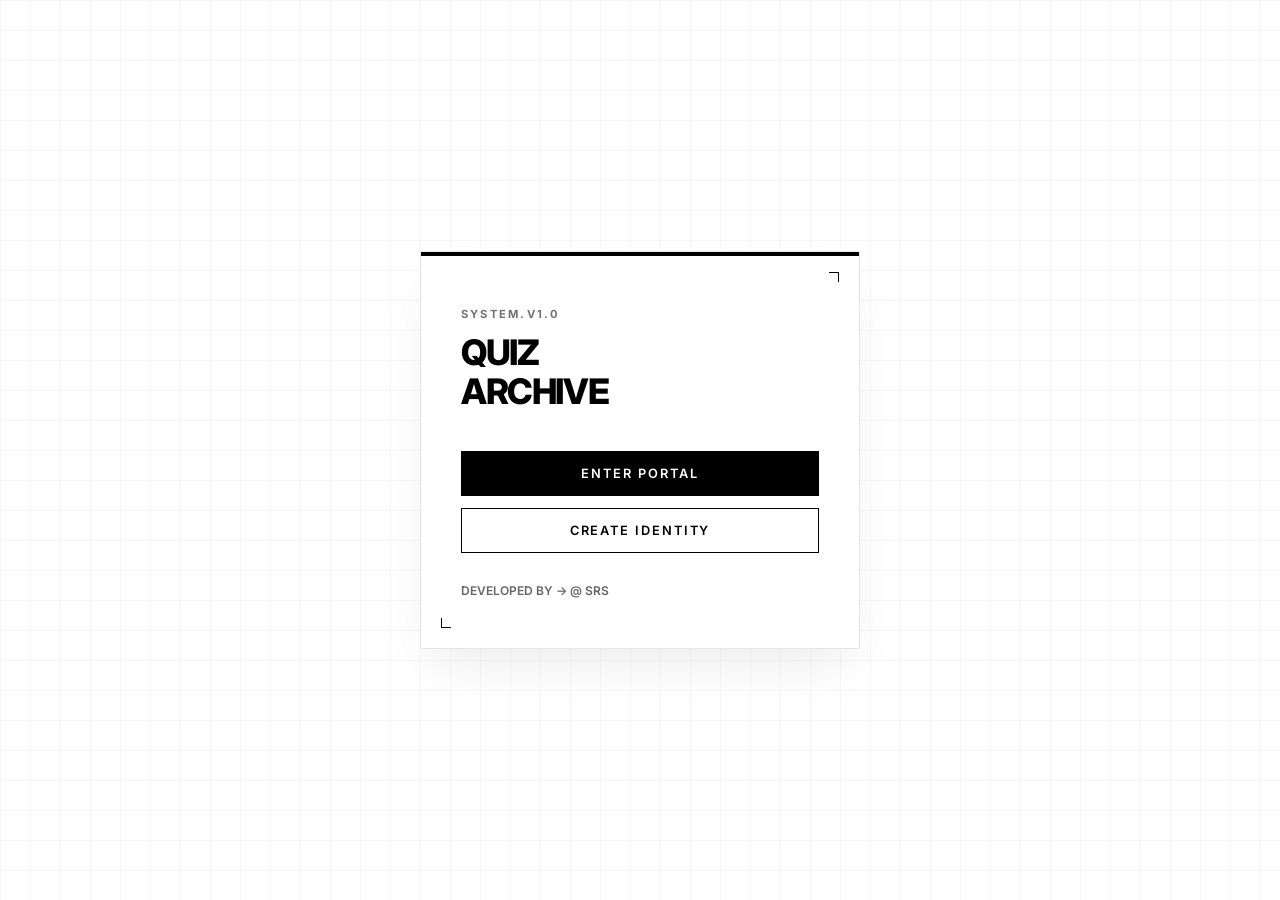
<file: index.html>
<!DOCTYPE html>
<html lang="en">
<head>
    <meta charset="UTF-8">
    <meta name="viewport" content="width=device-width, initial-scale=1.0">
    <title>Quiz App | Professional</title>
    <link href="https://fonts.googleapis.com/css2?family=Inter:wght@300;400;600;800&display=swap" rel="stylesheet">
    <style>
        :root {
            --color-black: #000000;
            --color-white: #ffffff;
            --color-gray: #71717a;
            --border-alpha: rgba(0, 0, 0, 0.1);
        }

        * {
            margin: 0;
            padding: 0;
            box-sizing: border-box;
            font-family: 'Inter', sans-serif;
        }

        body {
            height: 100vh;
            display: flex;
            align-items: center;
            justify-content: center;
            background-color: #ffffff;
            /* --- LOW OPACITY PATTERN --- */
            background-image: 
                linear-gradient(rgba(0,0,0,0.03) 1px, transparent 1px),
                linear-gradient(90deg, rgba(0,0,0,0.03) 1px, transparent 1px);
            background-size: 30px 30px;
            color: var(--color-black);
            overflow: hidden;
        }

        /* The glass container */
        .card {
            background: rgba(255, 255, 255, 0.8);
            backdrop-filter: blur(8px);
            -webkit-backdrop-filter: blur(8px);
            padding: 50px 40px;
            border: 1px solid var(--border-alpha);
            border-radius: 2px; /* Sharp corners for professional look */
            width: 100%;
            max-width: 440px;
            box-shadow: 0 25px 50px -12px rgba(0, 0, 0, 0.08);
            position: relative;
        }

        /* Decorative Accent Line */
        .card::before {
            content: "";
            position: absolute;
            top: 0;
            left: 0;
            width: 100%;
            height: 4px;
            background: var(--color-black);
        }

        .header {
            margin-bottom: 40px;
        }

        .label {
            display: inline-block;
            font-size: 0.7rem;
            font-weight: 700;
            text-transform: uppercase;
            letter-spacing: 0.2em;
            margin-bottom: 12px;
            color: var(--color-gray);
        }

        h1 {
            font-size: 2.2rem;
            font-weight: 800;
            letter-spacing: -0.04em;
            line-height: 1.1;
        }

        .btn-stack {
            display: flex;
            flex-direction: column;
            gap: 12px;
        }

        .btn {
            padding: 14px;
            font-size: 0.8rem;
            font-weight: 600;
            text-transform: uppercase;
            letter-spacing: 0.15em;
            cursor: pointer;
            transition: all 0.3s ease;
            text-decoration: none;
            text-align: center;
            border: 1px solid var(--color-black);
        }

        .btn-primary {
            background: var(--color-black);
            color: var(--color-white);
        }

        .btn-primary:hover {
            background: transparent;
            color: var(--color-black);
        }

        .btn-secondary {
            background: transparent;
            color: var(--color-black);
        }

        .btn-secondary:hover {
            background: #f4f4f5;
        }

        .leaderboard-link {
            display: block;
            margin-top: 30px;
            font-size: 0.75rem;
            font-weight: 600;
            text-transform: uppercase;
            color: var(--color-black);
            text-decoration: none;
            opacity: 0.6;
            transition: opacity 0.2s;
        }

        .leaderboard-link:hover {
            opacity: 1;
            text-decoration: underline;
        }

        /* Corner accents for the "Tech/Architect" feel */
        .corner {
            position: absolute;
            width: 10px;
            height: 10px;
            border: 1px solid black;
        }
        .top-right { top: 20px; right: 20px; border-bottom: none; border-left: none; }
        .bottom-left { bottom: 20px; left: 20px; border-top: none; border-right: none; }

    </style>
</head>
<body>

    <div class="card">
        <div class="corner top-right"></div>
        <div class="corner bottom-left"></div>

        <div class="header">
            <span class="label">System.v1.0</span>
            <h1>QUIZ <br> ARCHIVE</h1>
        </div>

        <div class="btn-stack">
            <button class="btn btn-primary" onclick="location.href='pages/login.html'">Enter Portal</button>
            <button class="btn btn-secondary" onclick="location.href='pages/register.html'">Create Identity</button>
        </div>

        <a class="leaderboard-link">Developed By → @ SRS </a>
    </div>

</body>
</html>
</file>
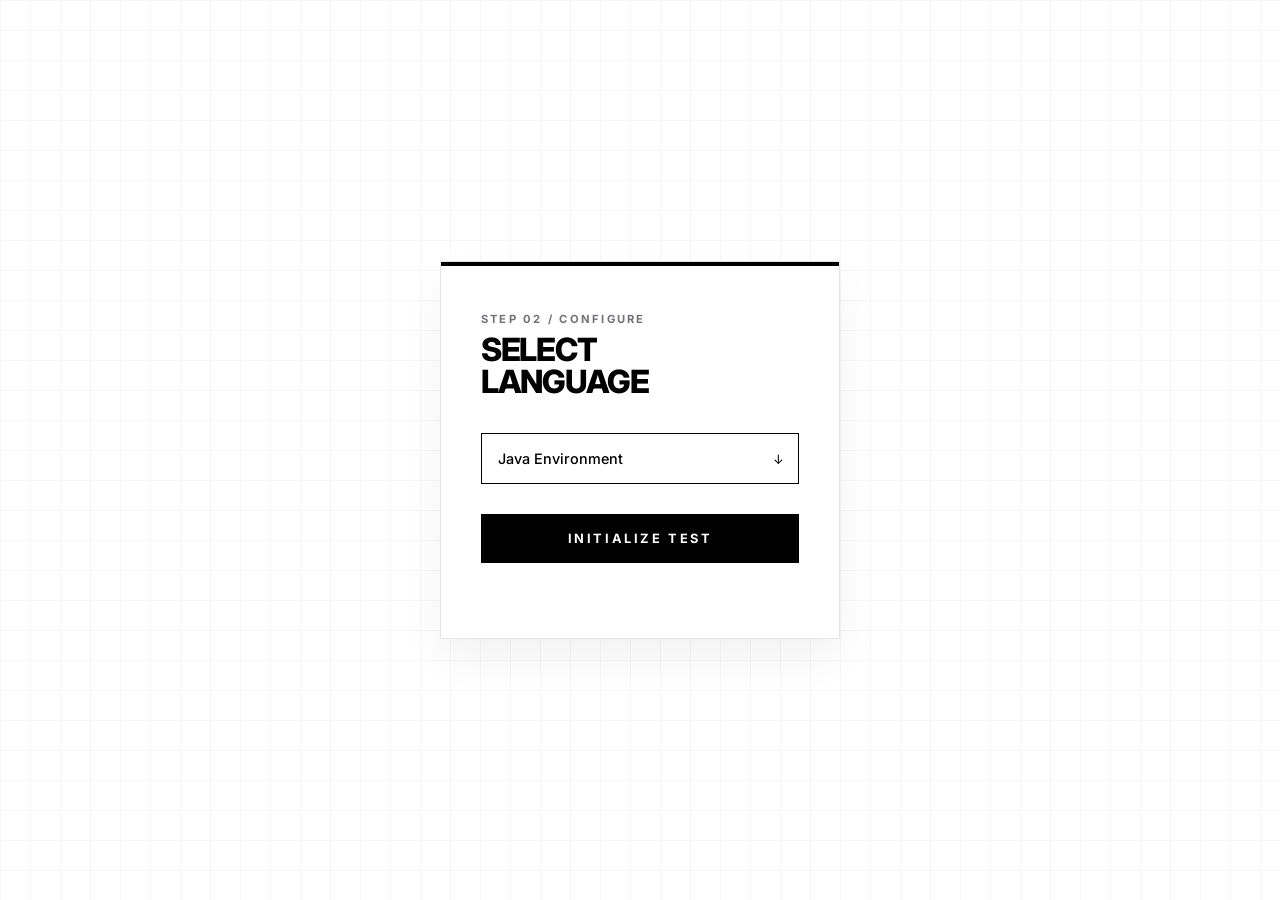
<file: pages/admin.html>
<!DOCTYPE html>
<html lang="en">
<head>
    <meta charset="UTF-8">
    <meta name="viewport" content="width=device-width, initial-scale=1.0">
    <title>Admin Portal | System Management</title>
    <link href="https://fonts.googleapis.com/css2?family=Inter:wght@300;400;600;800&display=swap" rel="stylesheet">
    <style>
        :root {
            --color-black: #000000;
            --color-white: #ffffff;
            --color-gray: #71717a;
            --color-light-gray: #f4f4f5;
            --border-alpha: rgba(0, 0, 0, 0.1);
        }

        * {
            margin: 0;
            padding: 0;
            box-sizing: border-box;
            font-family: 'Inter', sans-serif;
        }

        body {
            min-height: 100vh;
            background-color: #ffffff;
            background-image: 
                linear-gradient(rgba(0,0,0,0.03) 1px, transparent 1px),
                linear-gradient(90deg, rgba(0,0,0,0.03) 1px, transparent 1px);
            background-size: 30px 30px;
            color: var(--color-black);
            padding: 40px 20px;
            display: flex;
            justify-content: center;
        }

        .container {
            width: 100%;
            max-width: 800px;
            background: rgba(255, 255, 255, 0.95);
            backdrop-filter: blur(10px);
            border: 1px solid var(--border-alpha);
            padding: 40px;
            position: relative;
            box-shadow: 0 20px 40px rgba(0, 0, 0, 0.05);
        }

        .container::before {
            content: "";
            position: absolute;
            top: 0;
            left: 0;
            width: 100%;
            height: 4px;
            background: var(--color-black);
        }

        .admin-header {
            margin-bottom: 30px;
            border-bottom: 1px solid var(--color-black);
            padding-bottom: 20px;
        }

        .label {
            font-size: 0.7rem;
            font-weight: 700;
            text-transform: uppercase;
            letter-spacing: 0.2em;
            color: var(--color-gray);
            display: block;
            margin-bottom: 8px;
        }

        h2 {
            font-size: 2rem;
            font-weight: 800;
            letter-spacing: -0.04em;
            text-transform: uppercase;
        }

        /* Nav Buttons */
        .admin-nav {
            display: flex;
            gap: 10px;
            margin-bottom: 40px;
            flex-wrap: wrap;
        }

        .nav-btn {
            padding: 10px 20px;
            font-size: 0.75rem;
            font-weight: 700;
            text-transform: uppercase;
            letter-spacing: 0.1em;
            border: 1px solid var(--color-black);
            background: transparent;
            cursor: pointer;
            transition: all 0.2s ease;
        }

        .nav-btn:hover, .nav-btn.active {
            background: var(--color-black);
            color: var(--color-white);
        }

        /* Forms & Inputs */
        h3 {
            font-size: 1.2rem;
            font-weight: 800;
            text-transform: uppercase;
            margin-bottom: 20px;
            border-left: 4px solid var(--color-black);
            padding-left: 15px;
        }

        .form-grid {
            display: grid;
            grid-template-columns: 1fr 1fr;
            gap: 15px;
        }

        .full-width { grid-column: span 2; }

        input {
            width: 100%;
            padding: 12px 16px;
            border: 1px solid var(--color-black);
            border-radius: 0;
            font-size: 0.85rem;
            outline: none;
            transition: all 0.2s ease;
        }

        input:focus {
            box-shadow: 4px 4px 0px var(--color-black);
            transform: translate(-2px, -2px);
        }

        .action-btn {
            width: 100%;
            padding: 16px;
            margin-top: 20px;
            background: var(--color-black);
            color: var(--color-white);
            border: none;
            font-weight: 700;
            text-transform: uppercase;
            letter-spacing: 0.2em;
            cursor: pointer;
        }

        /* List Styling */
        .data-list-item {
            padding: 15px;
            border: 1px solid var(--border-alpha);
            margin-bottom: 10px;
            font-size: 0.9rem;
            background: var(--color-white);
        }

        .data-list-item:hover {
            border-color: var(--color-black);
        }

        @media (max-width: 600px) {
            .form-grid { grid-template-columns: 1fr; }
            .full-width { grid-column: span 1; }
        }
    </style>
</head>
<body>

<div class="container">
    <div class="admin-header">
        <span class="label">System Overlord</span>
        <h2>Admin Panel</h2>
    </div>

    <div class="admin-nav">
        <button class="nav-btn active" onclick="showSection('add')">Add Question</button>
        <button class="nav-btn" onclick="showSection('list')">View Questions</button>
        <button class="nav-btn" onclick="showSection('results')">View Results</button>
    </div>

    <div id="addSection">
        <h3>New Question Entry</h3>
        <div class="form-grid">
            <input id="question" placeholder="Question Description" class="full-width">
            <input id="opt1" placeholder="Option 01">
            <input id="opt2" placeholder="Option 02">
            <input id="opt3" placeholder="Option 03">
            <input id="opt4" placeholder="Option 04">
            <input id="correct" placeholder="Correct Index (0-3)">
            <input id="language" placeholder="Language (Java/C/Python)">
        </div>
        <button class="action-btn" onclick="addQuestion()">Commit to Database</button>
    </div>

    <div id="listSection" style="display:none;">
        <h3>Question Archive</h3>
        <div id="questionsList"></div>
    </div>

    <div id="resultsSection" style="display:none;">
        <h3>System Logs / Results</h3>
        <div id="resultsList"></div>
    </div>
</div>

<script src="../js/api.js"></script>
<script src="../js/protect.js"></script>
<script src="../js/admin.js"></script>
<script>
    checkAuth();
    checkAdmin();

    
    // Simple UI helper to toggle active button state
    function showSection(section) {
        // Your existing logic
        document.getElementById('addSection').style.display = 'none';
        document.getElementById('listSection').style.display = 'none';
        document.getElementById('resultsSection').style.display = 'none';
        document.getElementById(section + 'Section').style.display = 'block';

        // Update button visual state
        document.querySelectorAll('.nav-btn').forEach(btn => btn.classList.remove('active'));
        event.currentTarget.classList.add('active');
    }
</script>

</body>
</html>
</file>
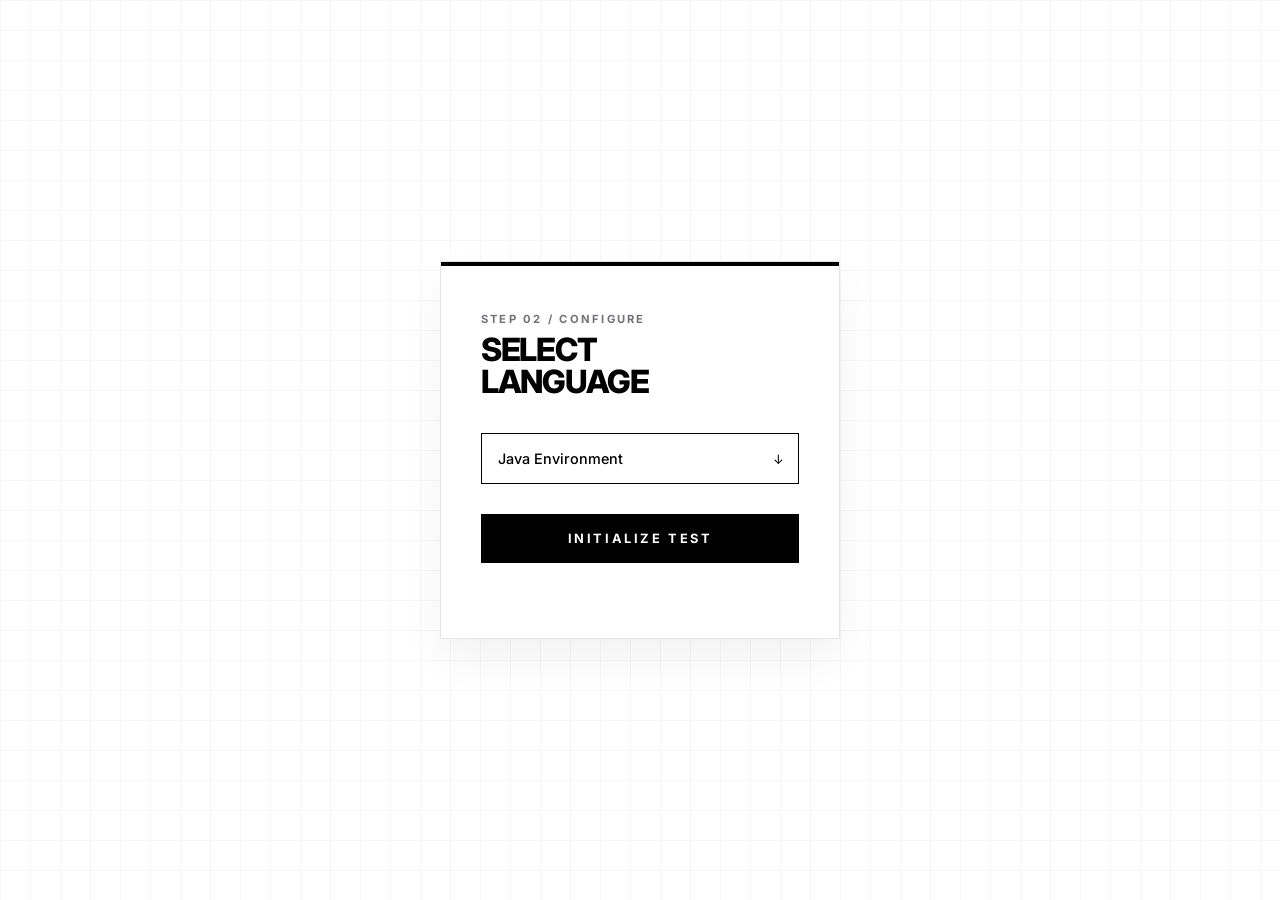
<file: pages/dashboard.html>
<!DOCTYPE html>
<html lang="en">
<head>
    <meta charset="UTF-8">
    <meta name="viewport" content="width=device-width, initial-scale=1.0">
    <title>Selection | System Environment</title>
    <link href="https://fonts.googleapis.com/css2?family=Inter:wght@300;400;600;800&display=swap" rel="stylesheet">
    <style>
        :root {
            --color-black: #000000;
            --color-white: #ffffff;
            --color-gray: #71717a;
            --border-alpha: rgba(0, 0, 0, 0.1);
        }

        * {
            margin: 0;
            padding: 0;
            box-sizing: border-box;
            font-family: 'Inter', sans-serif;
        }

        body {
            height: 100vh;
            display: flex;
            align-items: center;
            justify-content: center;
            background-color: #ffffff;
            /* MATCHING GRID PATTERN */
            background-image: 
                linear-gradient(rgba(0,0,0,0.03) 1px, transparent 1px),
                linear-gradient(90deg, rgba(0,0,0,0.03) 1px, transparent 1px);
            background-size: 30px 30px;
            color: var(--color-black);
        }

        .card {
            background: rgba(255, 255, 255, 0.9);
            backdrop-filter: blur(10px);
            -webkit-backdrop-filter: blur(10px);
            padding: 50px 40px;
            border: 1px solid var(--border-alpha);
            border-radius: 2px;
            width: 100%;
            max-width: 400px;
            box-shadow: 0 20px 40px rgba(0, 0, 0, 0.05);
            position: relative;
        }

        /* Black Accent Line */
        .card::before {
            content: "";
            position: absolute;
            top: 0;
            left: 0;
            width: 100%;
            height: 4px;
            background: var(--color-black);
        }

        .header {
            margin-bottom: 35px;
        }

        .label {
            font-size: 0.7rem;
            font-weight: 700;
            text-transform: uppercase;
            letter-spacing: 0.2em;
            color: var(--color-gray);
            display: block;
            margin-bottom: 8px;
        }

        h2 {
            font-size: 2rem;
            font-weight: 800;
            letter-spacing: -0.04em;
            text-transform: uppercase;
            line-height: 1;
        }

        /* Modern Select Styling */
        .select-wrapper {
            position: relative;
            margin-bottom: 30px;
        }

        select {
            width: 100%;
            padding: 16px;
            border: 1px solid var(--color-black);
            border-radius: 0;
            font-size: 0.9rem;
            font-weight: 500;
            background: var(--color-white);
            appearance: none; /* Removes default browser arrow */
            cursor: pointer;
            transition: all 0.2s ease;
            outline: none;
        }

        /* Custom Arrow for the Select */
        .select-wrapper::after {
            content: '↓';
            position: absolute;
            right: 15px;
            top: 50%;
            transform: translateY(-50%);
            font-size: 0.8rem;
            pointer-events: none;
        }

        select:focus {
            background-color: #fcfcfc;
            box-shadow: 4px 4px 0px var(--color-black);
            transform: translate(-2px, -2px);
        }

        button {
            width: 100%;
            padding: 16px;
            background: var(--color-black);
            color: var(--color-white);
            border: 1px solid var(--color-black);
            font-size: 0.8rem;
            font-weight: 700;
            text-transform: uppercase;
            letter-spacing: 0.2em;
            cursor: pointer;
            transition: all 0.3s ease;
        }

        button:hover {
            background: transparent;
            color: var(--color-black);
        }

        button:active {
            transform: scale(0.98);
        }

        .footer-note {
            margin-top: 25px;
            font-size: 0.65rem;
            text-align: center;
            color: var(--color-gray);
            text-transform: uppercase;
            letter-spacing: 0.1em;
        }
    </style>
</head>
<body>

    <div class="card">
        <div class="header">
            <span class="label">Step 02 / Configure</span>
            <h2>Select <br> Language</h2>
        </div>

        <div class="select-wrapper">
            <select id="language">
                <option value="Java">Java Environment</option>
                <option value="C">C Programming</option>
                <option value="Python">Python Scripting</option>
            </select>
        </div>

        <button onclick="startQuiz()">Initialize Test</button>

        <div class="footer-note">
            
        </div>
    </div>

    <script>
        function startQuiz() {
            const lang = document.getElementById("language").value;
            localStorage.setItem("language", lang);
            window.location.href = "quiz.html";
        }

        // Auth check logic remains same
        if (typeof checkAuth === "function") {
            checkAuth();
        }
    </script>
    <script src="../js/protect.js"></script>
</body>
</html>
</file>
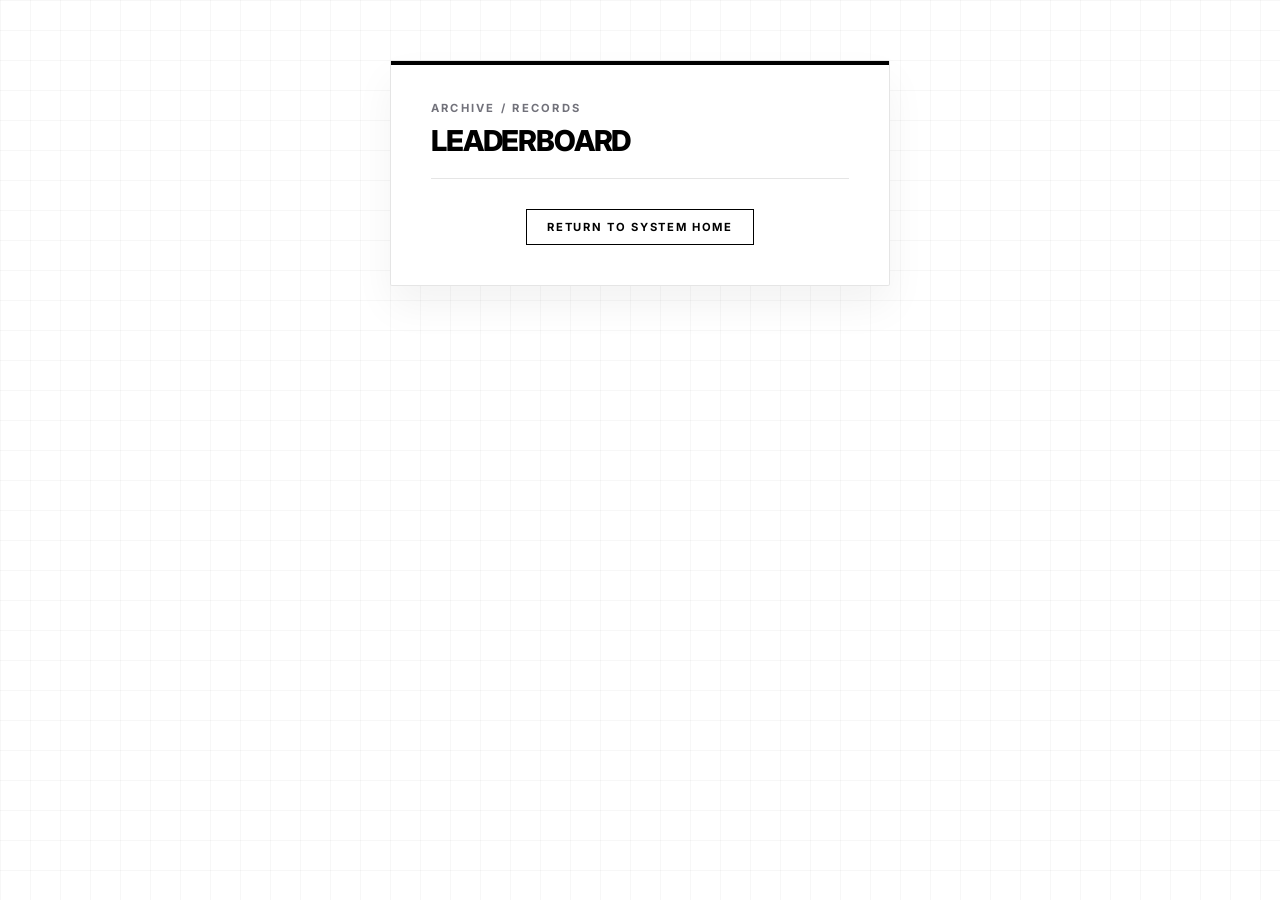
<file: pages/leaderboard.html>
<!DOCTYPE html>
<html lang="en">
<head>
    <meta charset="UTF-8">
    <meta name="viewport" content="width=device-width, initial-scale=1.0">
    <title>Leaderboard | System Rankings</title>
    <link href="https://fonts.googleapis.com/css2?family=Inter:wght@300;400;600;800&display=swap" rel="stylesheet">
    <style>
        :root {
            --color-black: #000000;
            --color-white: #ffffff;
            --color-gray: #71717a;
            --color-light-gray: #f4f4f5;
            --border-alpha: rgba(0, 0, 0, 0.1);
        }

        * {
            margin: 0;
            padding: 0;
            box-sizing: border-box;
            font-family: 'Inter', sans-serif;
        }

        body {
            min-height: 100vh;
            display: flex;
            justify-content: center;
            align-items: flex-start;
            background-color: #ffffff;
            /* MATCHING GRID PATTERN */
            background-image: 
                linear-gradient(rgba(0,0,0,0.03) 1px, transparent 1px),
                linear-gradient(90deg, rgba(0,0,0,0.03) 1px, transparent 1px);
            background-size: 30px 30px;
            color: var(--color-black);
            padding: 60px 20px;
        }

        .card {
            background: rgba(255, 255, 255, 0.95);
            backdrop-filter: blur(10px);
            -webkit-backdrop-filter: blur(10px);
            padding: 40px;
            border: 1px solid var(--border-alpha);
            border-radius: 2px;
            width: 100%;
            max-width: 500px;
            box-shadow: 0 20px 40px rgba(0, 0, 0, 0.05);
            position: relative;
        }

        /* Black Accent Line */
        .card::before {
            content: "";
            position: absolute;
            top: 0;
            left: 0;
            width: 100%;
            height: 4px;
            background: var(--color-black);
        }

        .header {
            margin-bottom: 30px;
            border-bottom: 1px solid var(--border-alpha);
            padding-bottom: 20px;
        }

        .label {
            font-size: 0.7rem;
            font-weight: 700;
            text-transform: uppercase;
            letter-spacing: 0.2em;
            color: var(--color-gray);
            display: block;
            margin-bottom: 8px;
        }

        h2 {
            font-size: 1.8rem;
            font-weight: 800;
            letter-spacing: -0.04em;
            text-transform: uppercase;
        }

        /* Leaderboard Items Styling */
        #list {
            margin-top: 10px;
        }

        .leaderboard-item {
            display: flex;
            align-items: center;
            padding: 16px;
            border-bottom: 1px solid var(--color-light-gray);
            transition: all 0.2s ease;
        }

        .leaderboard-item:hover {
            background: var(--color-light-gray);
            transform: scale(1.02);
        }

        .rank {
            font-weight: 800;
            font-size: 0.8rem;
            width: 35px;
            height: 35px;
            background: var(--color-black);
            color: var(--color-white);
            display: flex;
            align-items: center;
            justify-content: center;
            margin-right: 20px;
            flex-shrink: 0;
        }

        .name {
            flex-grow: 1;
            font-weight: 600;
            font-size: 0.9rem;
            text-transform: uppercase;
            letter-spacing: 0.05em;
        }

        .score {
            font-weight: 800;
            font-size: 0.9rem;
            padding: 4px 12px;
            border: 1px solid var(--color-black);
        }

        /* Specialized Styling for Rank 1 */
        .leaderboard-item:first-child .rank {
            background: var(--color-black);
            outline: 3px solid var(--color-black);
            outline-offset: 2px;
        }

        .footer {
            margin-top: 30px;
            text-align: center;
        }

        .btn-home {
            display: inline-block;
            font-size: 0.7rem;
            font-weight: 700;
            text-transform: uppercase;
            letter-spacing: 0.15em;
            color: var(--color-black);
            text-decoration: none;
            padding: 10px 20px;
            border: 1px solid var(--color-black);
            transition: all 0.3s ease;
        }

        .btn-home:hover {
            background: var(--color-black);
            color: var(--color-white);
        }
    </style>
</head>
<body>

    <div class="card">
        <div class="header">
            <span class="label">Archive / Records</span>
            <h2>Leaderboard</h2>
        </div>

        <div id="list">
            </div>

        <div class="footer">
            <a href="../index.html" class="btn-home">Return to System Home</a>
        </div>
    </div>

    <script src="../js/api.js"></script>
    <script src="../js/leaderboard.js"></script>
</body>
</html>
</file>
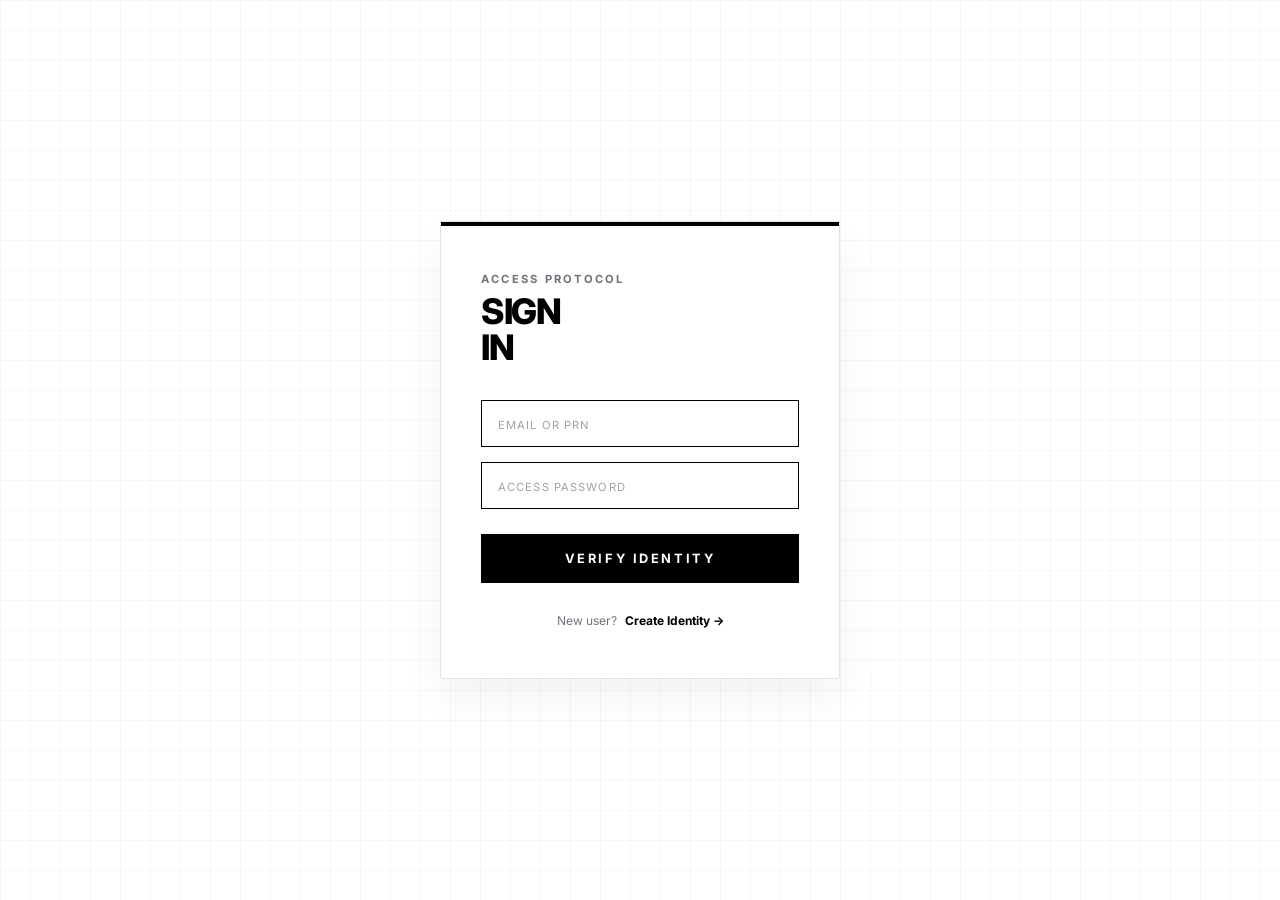
<file: pages/login.html>
<!DOCTYPE html>
<html lang="en">
<head>
    <meta charset="UTF-8">
    <meta name="viewport" content="width=device-width, initial-scale=1.0">
    <title>Login | System Access</title>
    <link href="https://fonts.googleapis.com/css2?family=Inter:wght@300;400;600;800&display=swap" rel="stylesheet">
    <style>
        :root {
            --color-black: #000000;
            --color-white: #ffffff;
            --color-gray: #71717a;
            --border-alpha: rgba(0, 0, 0, 0.1);
            --input-bg: #ffffff;
        }

        * {
            margin: 0;
            padding: 0;
            box-sizing: border-box;
            font-family: 'Inter', sans-serif;
        }

        body {
            height: 100vh;
            display: flex;
            align-items: center;
            justify-content: center;
            background-color: #ffffff;
            /* MATCHING GRID PATTERN */
            background-image: 
                linear-gradient(rgba(0,0,0,0.03) 1px, transparent 1px),
                linear-gradient(90deg, rgba(0,0,0,0.03) 1px, transparent 1px);
            background-size: 30px 30px;
            color: var(--color-black);
        }

        .card {
            background: rgba(255, 255, 255, 0.9);
            backdrop-filter: blur(10px);
            -webkit-backdrop-filter: blur(10px);
            padding: 50px 40px;
            border: 1px solid var(--border-alpha);
            border-radius: 2px;
            width: 100%;
            max-width: 400px;
            box-shadow: 0 20px 40px rgba(0, 0, 0, 0.05);
            position: relative;
        }

        /* Black Accent Line */
        .card::before {
            content: "";
            position: absolute;
            top: 0;
            left: 0;
            width: 100%;
            height: 4px;
            background: var(--color-black);
        }

        .header {
            margin-bottom: 35px;
        }

        .label {
            font-size: 0.7rem;
            font-weight: 700;
            text-transform: uppercase;
            letter-spacing: 0.2em;
            color: var(--color-gray);
            display: block;
            margin-bottom: 8px;
        }

        h2 {
            font-size: 2.2rem;
            font-weight: 800;
            letter-spacing: -0.04em;
            text-transform: uppercase;
            line-height: 1;
        }

        .input-stack {
            display: flex;
            flex-direction: column;
            gap: 15px;
            margin-bottom: 25px;
        }

        input {
            width: 100%;
            padding: 14px 16px;
            border: 1px solid var(--color-black);
            border-radius: 0;
            font-size: 0.9rem;
            background: var(--input-bg);
            transition: all 0.2s ease;
            outline: none;
        }

        input:focus {
            background-color: #fcfcfc;
            box-shadow: 4px 4px 0px var(--color-black);
            transform: translate(-2px, -2px);
        }

        ::placeholder {
            color: #a1a1aa;
            text-transform: uppercase;
            font-size: 0.7rem;
            letter-spacing: 0.1em;
        }

        button {
            width: 100%;
            padding: 16px;
            background: var(--color-black);
            color: var(--color-white);
            border: 1px solid var(--color-black);
            font-size: 0.8rem;
            font-weight: 700;
            text-transform: uppercase;
            letter-spacing: 0.2em;
            cursor: pointer;
            transition: all 0.3s ease;
        }

        button:hover {
            background: transparent;
            color: var(--color-black);
        }

        .footer-links {
            margin-top: 30px;
            text-align: center;
            font-size: 0.75rem;
            color: var(--color-gray);
        }

        .footer-links a {
            color: var(--color-black);
            font-weight: 700;
            text-decoration: none;
            margin-left: 5px;
            transition: opacity 0.2s;
        }

        .footer-links a:hover {
            opacity: 0.7;
        }

    </style>
</head>
<body>

    <div class="card">
        <div class="header">
            <span class="label">Access Protocol</span>
            <h2>Sign <br> In</h2>
        </div>

        <div class="input-stack">
            <input id="email" type="text" placeholder="Email or PRN">
            <input id="password" type="password" placeholder="Access Password">
        </div>

        <button onclick="login()">Verify Identity</button>

        <div class="footer-links">
            New user? <a href="register.html">Create Identity →</a>
        </div>
    </div>

    <script src="../js/api.js"></script>
    <script src="../js/auth.js"></script>
</body>
</html>
</file>
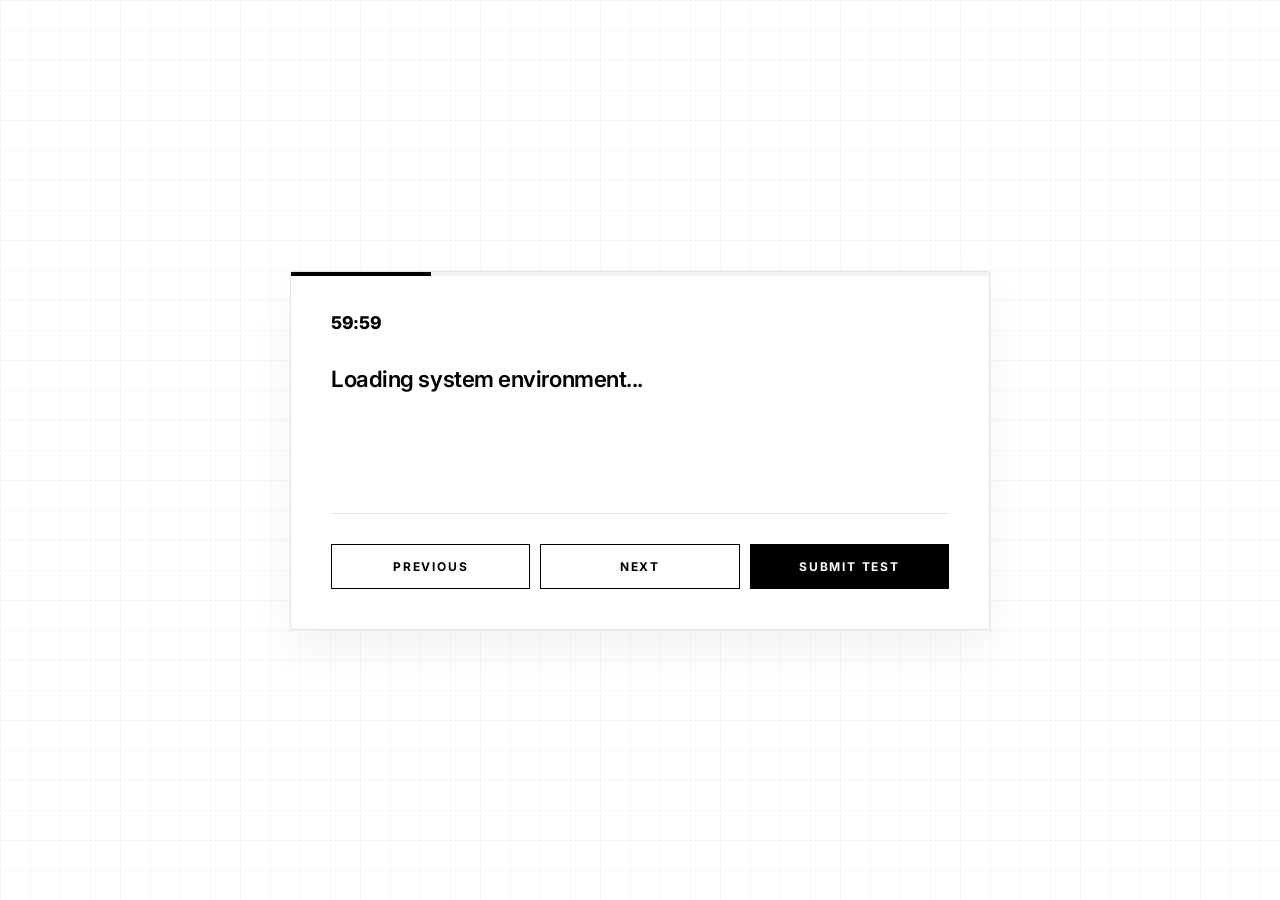
<file: pages/quiz.html>
<!DOCTYPE html>
<html lang="en">
<head>
    <meta charset="UTF-8">
    <meta name="viewport" content="width=device-width, initial-scale=1.0">
    <title>Examination | Active Session</title>
    <link href="https://fonts.googleapis.com/css2?family=Inter:wght@300;400;600;800&display=swap" rel="stylesheet">
    <style>
        :root {
            --color-black: #000000;
            --color-white: #ffffff;
            --color-gray: #71717a;
            --color-light-gray: #f4f4f5;
            --border-alpha: rgba(0, 0, 0, 0.1);
        }

        * {
            margin: 0;
            padding: 0;
            box-sizing: border-box;
            font-family: 'Inter', sans-serif;
        }

        body {
            min-height: 100vh;
            display: flex;
            align-items: center;
            justify-content: center;
            background-color: #ffffff;
            background-image: 
                linear-gradient(rgba(0,0,0,0.03) 1px, transparent 1px),
                linear-gradient(90deg, rgba(0,0,0,0.03) 1px, transparent 1px);
            background-size: 30px 30px;
            color: var(--color-black);
            padding: 20px;
        }

        .card {
            background: rgba(255, 255, 255, 0.95);
            backdrop-filter: blur(10px);
            -webkit-backdrop-filter: blur(10px);
            padding: 40px;
            border: 1px solid var(--border-alpha);
            border-radius: 2px;
            width: 100%;
            max-width: 700px; /* Wider for 50 questions */
            box-shadow: 0 20px 40px rgba(0, 0, 0, 0.05);
            position: relative;
        }

        /* Top Progress Indicator */
        .progress-container {
            position: absolute;
            top: 0;
            left: 0;
            width: 100%;
            height: 4px;
            background: var(--color-light-gray);
        }
        #progress-bar {
            height: 100%;
            width: 20%; /* Managed by JS */
            background: var(--color-black);
            transition: width 0.4s cubic-bezier(0.4, 0, 0.2, 1);
        }

        .meta-info {
            display: flex;
            justify-content: space-between;
            align-items: center;
            margin-bottom: 30px;
        }

        .label {
            font-size: 0.7rem;
            font-weight: 700;
            text-transform: uppercase;
            letter-spacing: 0.2em;
            color: var(--color-gray);
        }

        #timer {
            font-weight: 800;
            font-size: 1.1rem;
            letter-spacing: -0.02em;
        }

        #question {
            font-size: 1.4rem;
            font-weight: 600;
            letter-spacing: -0.02em;
            line-height: 1.4;
            margin-bottom: 30px;
            min-height: 80px;
        }

        /* Options Grid */
        #options {
            display: grid;
            grid-template-columns: 1fr;
            gap: 12px;
            margin-bottom: 40px;
        }

        /* Style for the radio inputs & labels from your quiz.js */
        #options label {
            display: flex;
            align-items: center;
            padding: 16px 20px;
            border: 1px solid var(--color-black);
            cursor: pointer;
            font-size: 0.95rem;
            transition: all 0.2s ease;
            font-weight: 500;
        }

        #options label:hover {
            background: var(--color-light-gray);
        }

        /* When an option is selected (you can toggle this class in quiz.js) */
        #options label.selected {
            background: var(--color-black);
            color: var(--color-white);
        }

        /* Hide actual radio buttons but keep them functional */
        #options input[type="radio"] {
            margin-right: 15px;
            accent-color: black;
        }

        .btn-group {
            display: flex;
            gap: 10px;
            border-top: 1px solid var(--border-alpha);
            padding-top: 30px;
        }

        button {
            flex: 1;
            padding: 14px;
            font-size: 0.75rem;
            font-weight: 700;
            text-transform: uppercase;
            letter-spacing: 0.15em;
            cursor: pointer;
            transition: all 0.2s ease;
            border: 1px solid var(--color-black);
            background: transparent;
        }

        .btn-nav {
            background: var(--color-white);
            color: var(--color-black);
        }

        .btn-nav:hover {
            background: var(--color-light-gray);
        }

        .btn-submit {
            background: var(--color-black);
            color: var(--color-white);
        }

        .btn-submit:hover {
            opacity: 0.8;
        }

        button:disabled {
            opacity: 0.3;
            cursor: not-allowed;
        }

        @media (max-width: 600px) {
            .card { padding: 30px 20px; }
            #question { font-size: 1.1rem; }
        }
    </style>
</head>
<body>

    <div class="card">
        <div class="progress-container">
            <div id="progress-bar"></div>
        </div>

        <div class="meta-info">
            <span id="timer">60:00</span>
        </div>

        <h2 id="question">Loading system environment...</h2>

        <div id="options">
            </div>

        <div class="btn-group">
            <button class="btn-nav" onclick="prev()">Previous</button>
            <button class="btn-nav" onclick="next()">Next</button>
            <button class="btn-submit" onclick="submitQuiz()">Submit Test</button>
        </div>
    </div>

    <script>
        // Disable Refresh
        document.addEventListener("keydown", function(e) {
            if (e.key === "F5" || (e.ctrlKey && e.key === "r")) {
                e.preventDefault();
            }
        });

        // Prevent Back Button
        history.pushState(null, null, location.href);
        window.onpopstate = function () { history.go(1); };
    </script>
    <script src="../js/protect.js"></script>
    <script src="../js/api.js"></script>
    <script src="../js/quiz.js"></script>
</body>
</html>
</file>
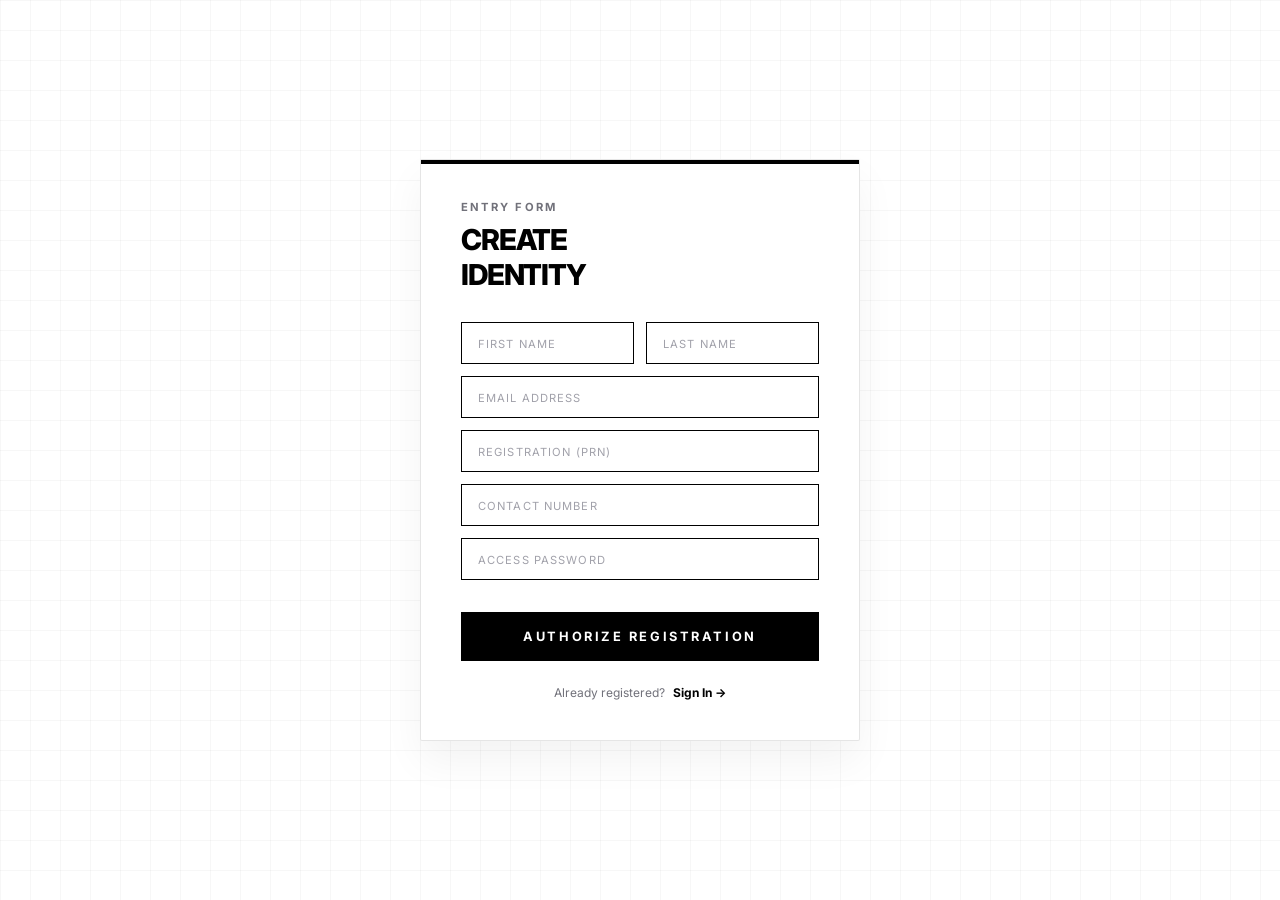
<file: pages/register.html>
<!DOCTYPE html>
<html lang="en">
<head>
    <meta charset="UTF-8">
    <meta name="viewport" content="width=device-width, initial-scale=1.0">
    <title>Registration | System Access</title>
    <link href="https://fonts.googleapis.com/css2?family=Inter:wght@300;400;600;800&display=swap" rel="stylesheet">
    <style>
        :root {
            --color-black: #000000;
            --color-white: #ffffff;
            --color-gray: #71717a;
            --input-bg: #ffffff;
            --border-alpha: rgba(0, 0, 0, 0.1);
        }

        * {
            margin: 0;
            padding: 0;
            box-sizing: border-box;
            font-family: 'Inter', sans-serif;
        }

        body {
            height: 100vh;
            display: flex;
            align-items: center;
            justify-content: center;
            background-color: #ffffff;
            /* MATCHING GRID PATTERN */
            background-image: 
                linear-gradient(rgba(0,0,0,0.03) 1px, transparent 1px),
                linear-gradient(90deg, rgba(0,0,0,0.03) 1px, transparent 1px);
            background-size: 30px 30px;
            color: var(--color-black);
            padding: 20px;
        }

        .card {
            background: rgba(255, 255, 255, 0.9);
            backdrop-filter: blur(10px);
            -webkit-backdrop-filter: blur(10px);
            padding: 40px;
            border: 1px solid var(--border-alpha);
            border-radius: 2px; /* Professional sharp corners */
            width: 100%;
            max-width: 440px;
            box-shadow: 0 20px 40px rgba(0, 0, 0, 0.05);
            position: relative;
        }

        /* Black Accent Line */
        .card::before {
            content: "";
            position: absolute;
            top: 0;
            left: 0;
            width: 100%;
            height: 4px;
            background: var(--color-black);
        }

        .header {
            margin-bottom: 30px;
            text-align: left;
        }

        .label {
            font-size: 0.7rem;
            font-weight: 700;
            text-transform: uppercase;
            letter-spacing: 0.2em;
            color: var(--color-gray);
            display: block;
            margin-bottom: 8px;
        }

        h2 {
            font-size: 1.8rem;
            font-weight: 800;
            letter-spacing: -0.04em;
            text-transform: uppercase;
        }

        /* Form Styling */
        .form-group {
            display: grid;
            grid-template-columns: 1fr 1fr; /* Two columns for name/surname */
            gap: 12px;
            margin-bottom: 12px;
        }

        .full-width {
            grid-column: span 2;
        }

        input {
            width: 100%;
            padding: 12px 16px;
            border: 1px solid var(--color-black);
            border-radius: 0; /* Sharp edges */
            font-size: 0.85rem;
            background: var(--input-bg);
            transition: all 0.2s ease;
            outline: none;
        }

        input:focus {
            background-color: #fcfcfc;
            box-shadow: 4px 4px 0px var(--color-black);
            transform: translate(-2px, -2px);
        }

        ::placeholder {
            color: #a1a1aa;
            text-transform: uppercase;
            font-size: 0.7rem;
            letter-spacing: 0.1em;
        }

        button {
            width: 100%;
            padding: 16px;
            margin-top: 20px;
            background: var(--color-black);
            color: var(--color-white);
            border: 1px solid var(--color-black);
            font-size: 0.8rem;
            font-weight: 700;
            text-transform: uppercase;
            letter-spacing: 0.2em;
            cursor: pointer;
            transition: all 0.3s ease;
        }

        button:hover {
            background: transparent;
            color: var(--color-black);
        }

        .login-footer {
            margin-top: 24px;
            text-align: center;
            font-size: 0.75rem;
            color: var(--color-gray);
        }

        .login-footer a {
            color: var(--color-black);
            font-weight: 700;
            text-decoration: none;
            margin-left: 5px;
        }

        /* Mobile Adjustment */
        @media (max-width: 480px) {
            .form-group {
                grid-template-columns: 1fr;
            }
            .full-width {
                grid-column: span 1;
            }
        }
    </style>
</head>
<body>

    <div class="card">
        <div class="header">
            <span class="label">Entry Form</span>
            <h2>Create <br> Identity</h2>
        </div>

        <div class="form-group">
            <input id="name" placeholder="First Name">
            <input id="surname" placeholder="Last Name">
            
            <input id="email" type="email" placeholder="Email Address" class="full-width">
            <input id="prn" placeholder="Registration (PRN)" class="full-width">
            <input id="contact" type="tel" placeholder="Contact Number" class="full-width">
            <input id="password" type="password" placeholder="Access Password" class="full-width">
        </div>

        <button onclick="register()">Authorize Registration</button>

        <div class="login-footer">
            Already registered? <a href="login.html">Sign In →</a>
        </div>
    </div>

    <script src="../js/api.js"></script>
    <script src="../js/auth.js"></script>
</body>
</html>
</file>
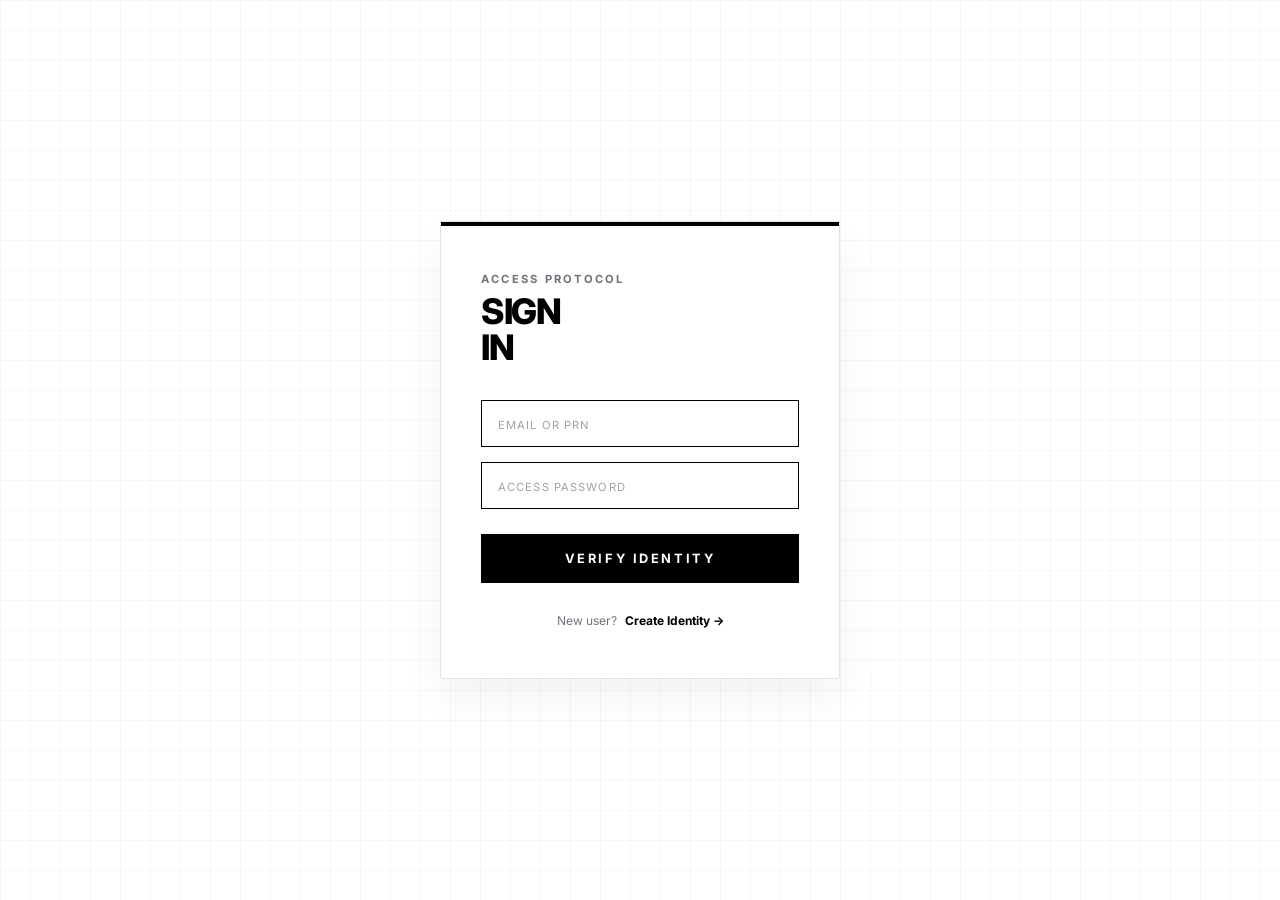
<file: pages/result.html>
<!DOCTYPE html>
<html lang="en">
<head>
    <meta charset="UTF-8">
    <meta name="viewport" content="width=device-width, initial-scale=1.0">
    <title>Results | System Evaluation</title>
    <link href="https://fonts.googleapis.com/css2?family=Inter:wght@300;400;600;800&display=swap" rel="stylesheet">
    <style>
        :root {
            --color-black: #000000;
            --color-white: #ffffff;
            --color-gray: #71717a;
            --border-alpha: rgba(0, 0, 0, 0.1);
        }

        * {
            margin: 0;
            padding: 0;
            box-sizing: border-box;
            font-family: 'Inter', sans-serif;
        }

        body {
            height: 100vh;
            display: flex;
            align-items: center;
            justify-content: center;
            background-color: #ffffff;
            /* MATCHING GRID PATTERN */
            background-image: 
                linear-gradient(rgba(0,0,0,0.03) 1px, transparent 1px),
                linear-gradient(90deg, rgba(0,0,0,0.03) 1px, transparent 1px);
            background-size: 30px 30px;
            color: var(--color-black);
        }

        .card {
            background: rgba(255, 255, 255, 0.95);
            backdrop-filter: blur(10px);
            -webkit-backdrop-filter: blur(10px);
            padding: 60px 40px;
            border: 1px solid var(--border-alpha);
            border-radius: 2px;
            width: 100%;
            max-width: 400px;
            text-align: center;
            box-shadow: 0 30px 60px rgba(0, 0, 0, 0.08);
            position: relative;
            animation: slideUp 0.5s cubic-bezier(0.16, 1, 0.3, 1);
        }

        @keyframes slideUp {
            from { transform: translateY(20px); opacity: 0; }
            to { transform: translateY(0); opacity: 1; }
        }

        /* Black Accent Line */
        .card::before {
            content: "";
            position: absolute;
            top: 0;
            left: 0;
            width: 100%;
            height: 4px;
            background: var(--color-black);
        }

        .label {
            font-size: 0.75rem;
            font-weight: 700;
            text-transform: uppercase;
            letter-spacing: 0.3em;
            color: var(--color-gray);
            display: block;
            margin-bottom: 10px;
        }

        h2 {
            font-size: 1.8rem;
            font-weight: 800;
            letter-spacing: -0.04em;
            text-transform: uppercase;
            margin-bottom: 40px;
        }

        .score-display {
            border: 2px solid var(--color-black);
            padding: 30px;
            margin-bottom: 40px;
            position: relative;
        }

        #score {
            font-size: 4rem;
            font-weight: 800;
            line-height: 1;
            letter-spacing: -0.05em;
        }

        .score-label {
            font-size: 0.7rem;
            font-weight: 800;
            text-transform: uppercase;
            background: var(--color-black);
            color: var(--color-white);
            padding: 4px 10px;
            position: absolute;
            bottom: -12px;
            left: 50%;
            transform: translateX(-50%);
            white-space: nowrap;
        }

        .action-btn {
            display: block;
            width: 100%;
            padding: 16px;
            background: var(--color-black);
            color: var(--color-white);
            text-decoration: none;
            font-size: 0.8rem;
            font-weight: 700;
            text-transform: uppercase;
            letter-spacing: 0.2em;
            border: 1px solid var(--color-black);
            transition: all 0.3s ease;
        }

        .action-btn:hover {
            background: transparent;
            color: var(--color-black);
        }

        .home-link {
            display: inline-block;
            margin-top: 25px;
            font-size: 0.75rem;
            font-weight: 600;
            text-transform: uppercase;
            color: var(--color-gray);
            text-decoration: none;
            transition: color 0.2s;
        }

        .home-link:hover {
            color: var(--color-black);
        }
    </style>
</head>
<body>

<div class="card">
    <span class="label">Session Terminated</span>
    <h2>Evaluation <br> Complete</h2>

    <div class="score-display">
        <div id="score">0</div>
        <span class="score-label">Marks Secured</span>
    </div>
    
    <a href="leaderboard.html" class="action-btn">View Leaderboard</a>
    <a href="../index.html" class="home-link">Return to Home →</a>
</div>

<script>
    const result = JSON.parse(localStorage.getItem("result"));
    if (result && result.score !== undefined) {
        document.getElementById("score").innerText = result.score;
    }
</script>

<script src="../js/protect.js"></script>
<script>
    if (typeof checkAuth === "function") {
        checkAuth();
    }
</script>

</body>
</html>
</file>
